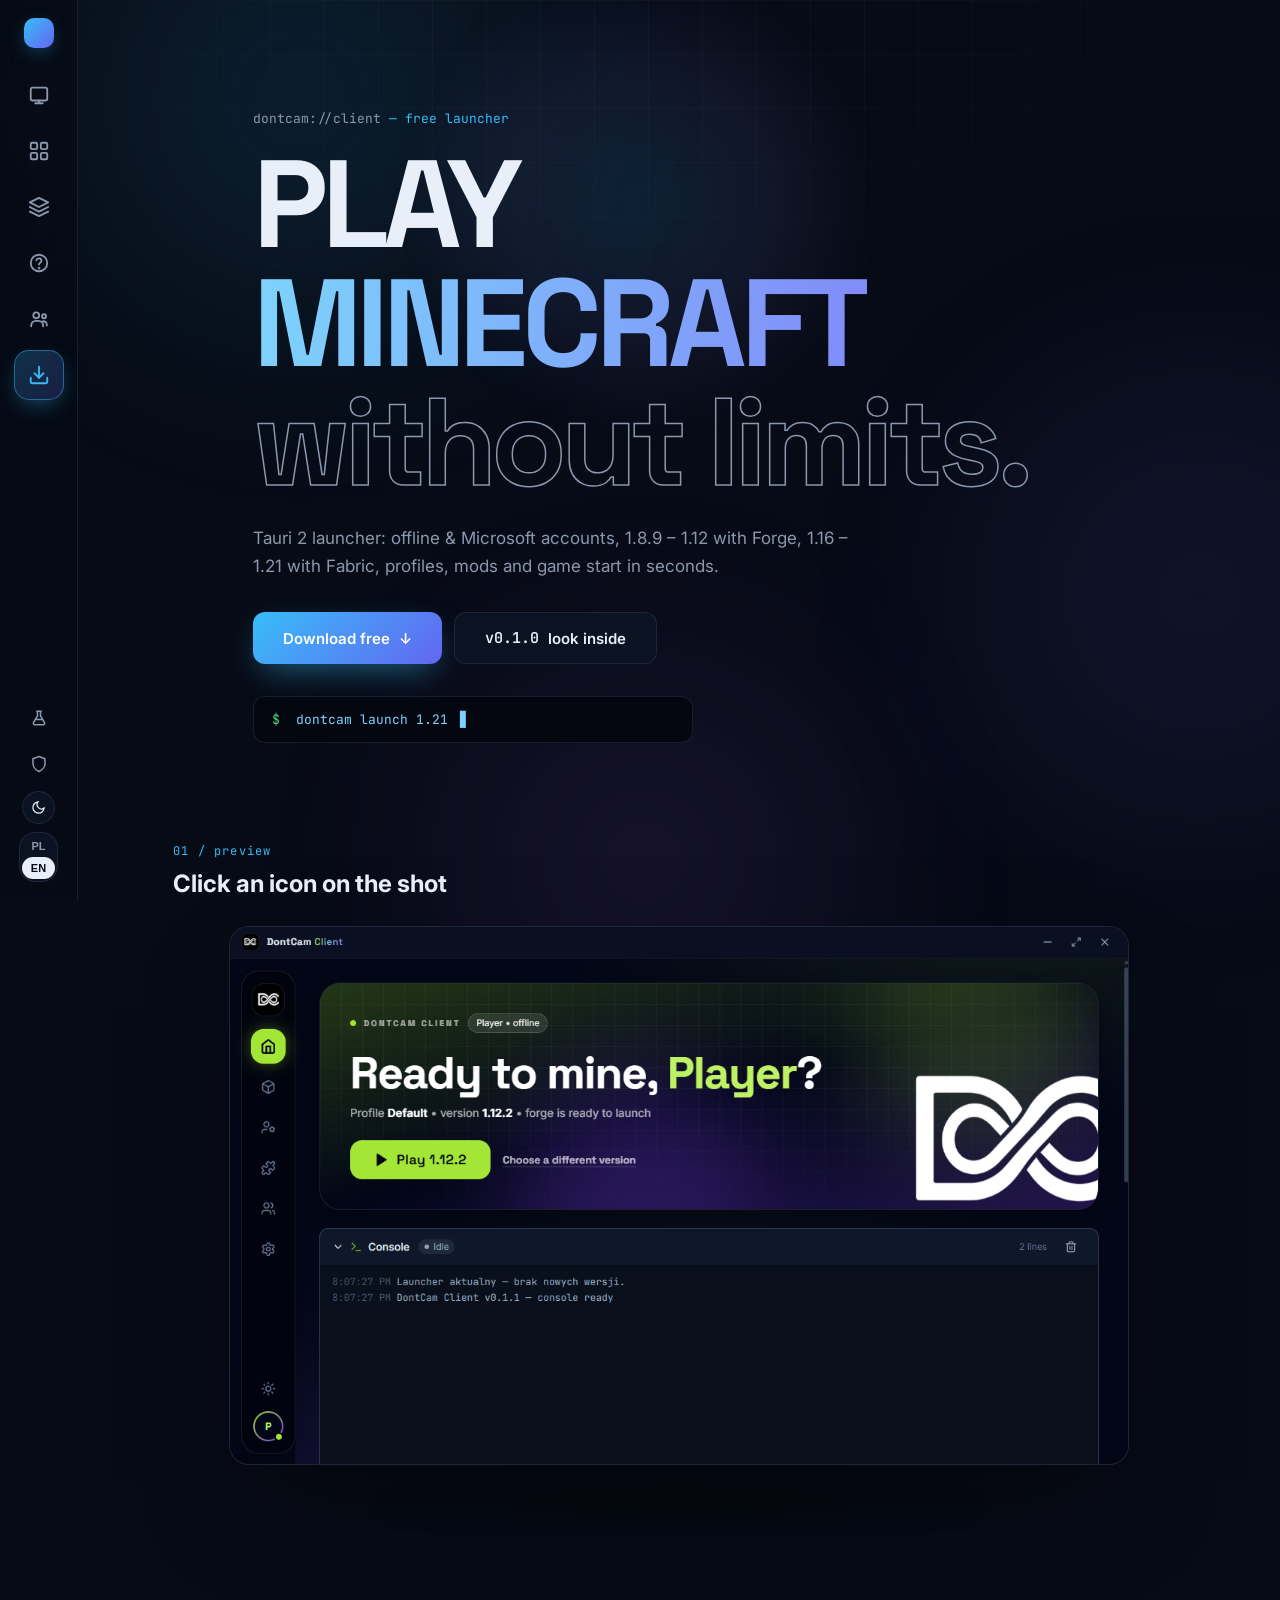
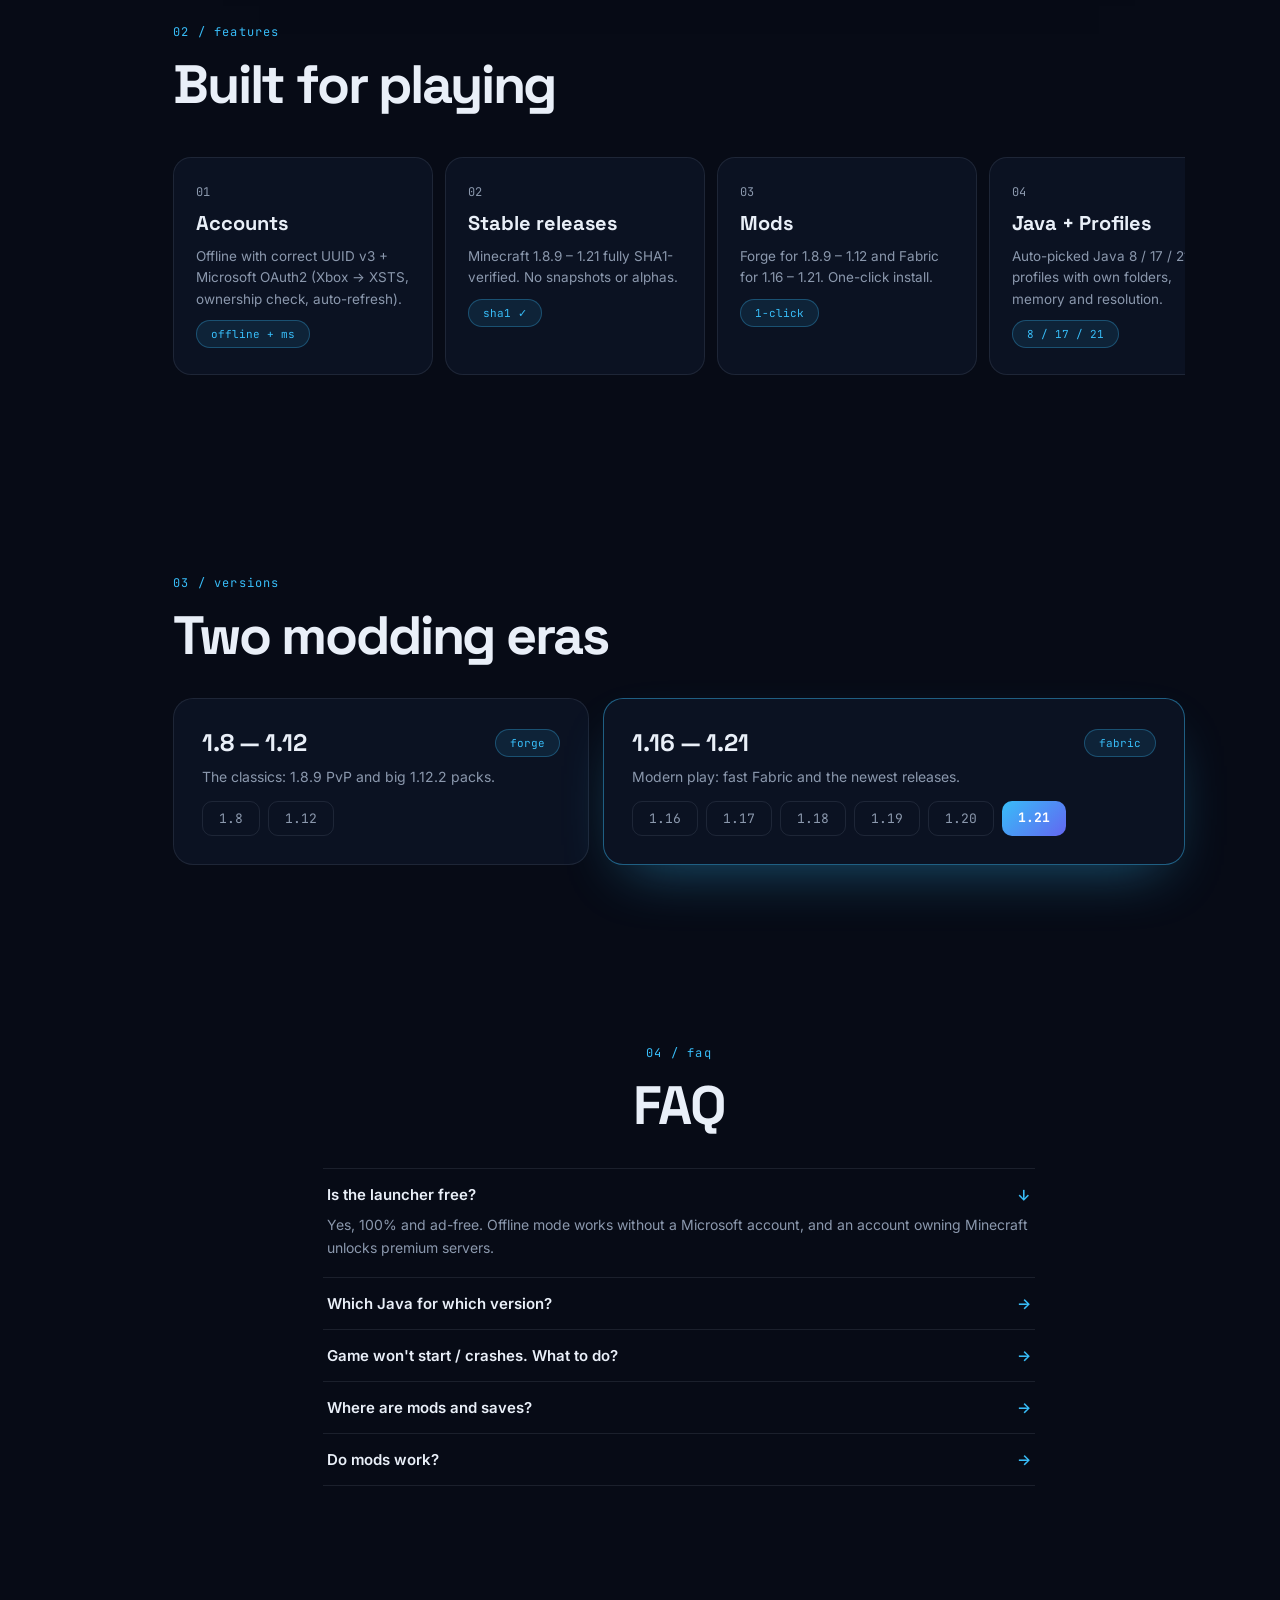
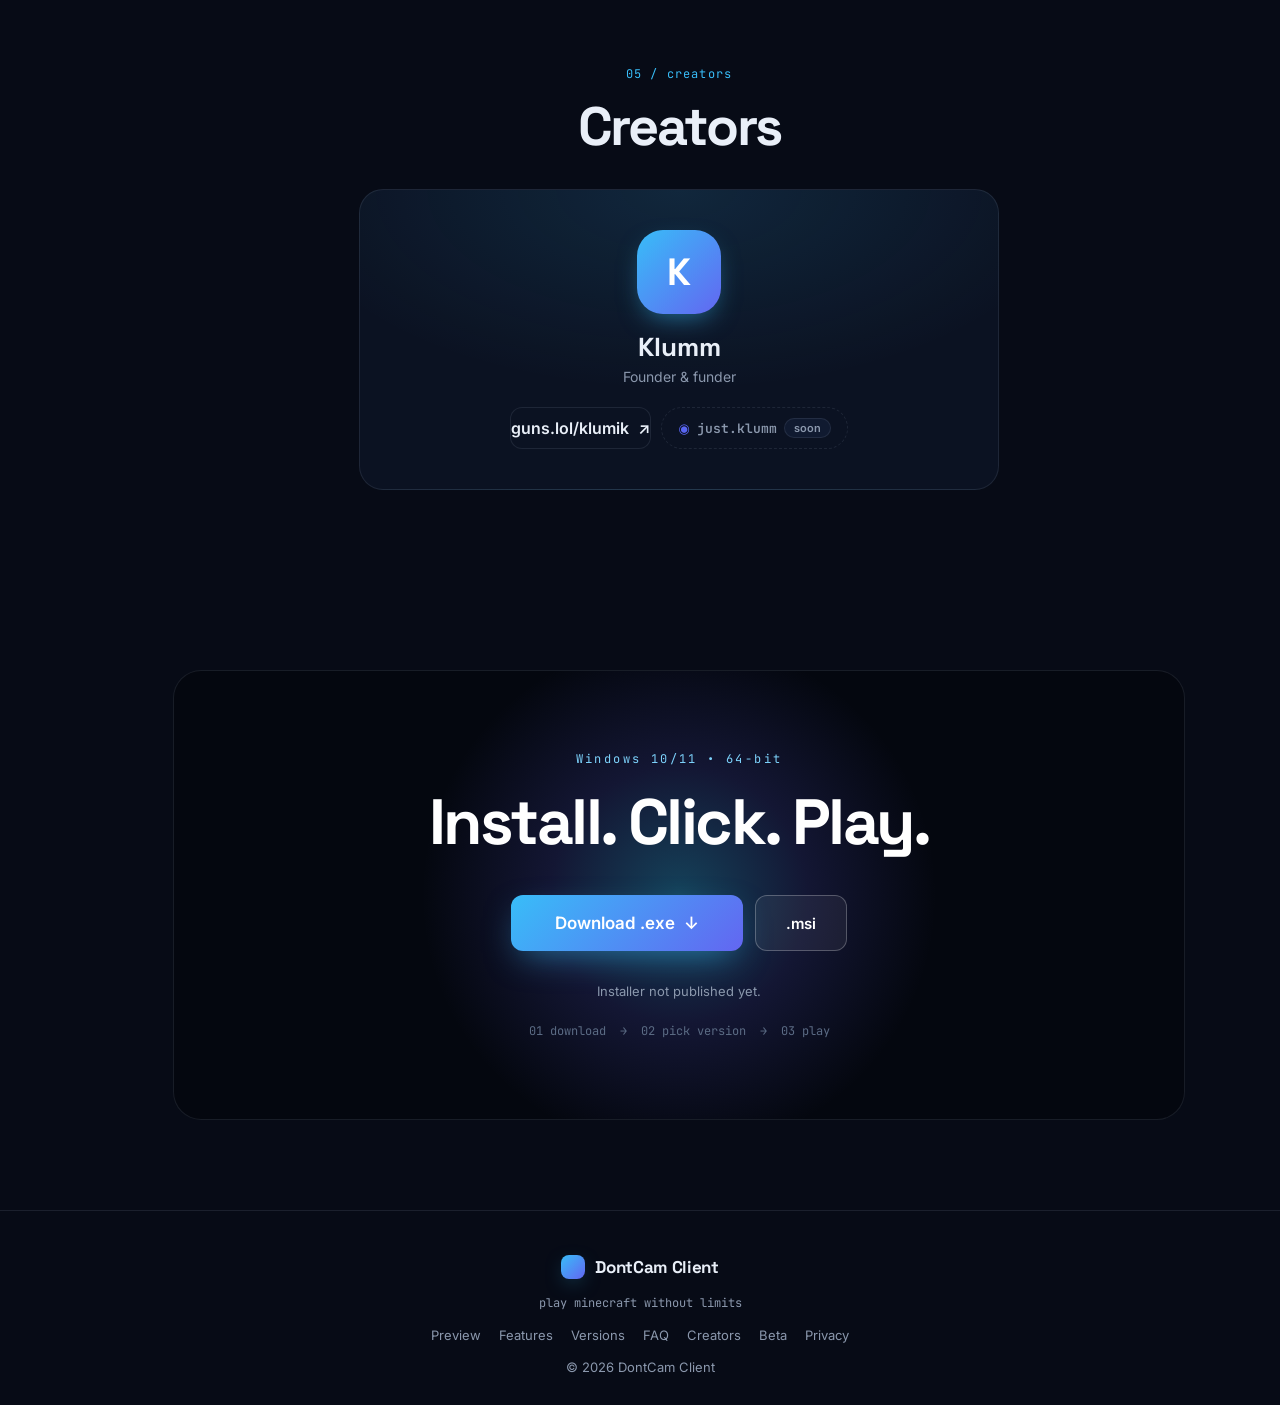
<file: index.html>
<!DOCTYPE html>
<html lang="en" data-theme="dark">
<head>
<meta charset="UTF-8" />
<meta name="viewport" content="width=device-width, initial-scale=1.0" />
<title>DontCam Client — Minecraft Launcher</title>
<meta name="description" content="DontCam Client — fast, beautiful Minecraft launcher. Offline & Microsoft, 1.8.9–1.21, Forge / Fabric." />
<link rel="icon" type="image/svg+xml" href="favicon.svg" />
<link rel="preconnect" href="https://fonts.googleapis.com">
<link rel="preconnect" href="https://fonts.gstatic.com" crossorigin>
<link href="https://fonts.googleapis.com/css2?family=Space+Grotesk:wght@400;500;600;700&family=Inter:wght@400;500;600&family=JetBrains+Mono:wght@400;600&display=swap" rel="stylesheet">
<link rel="stylesheet" href="styles.css" />
</head>
<body>
<div class="cursor-glow" id="glow"></div>
<div class="progress" id="progress"></div>
<div class="aurora"><span class="a1"></span><span class="a2"></span><span class="a3"></span></div>
<div class="grid-bg"></div>

<!-- boczna szyna jak w launcherze (desktop) -->
<aside class="rail">
  <a class="brand rail-logo" href="#top" aria-label="Top"><span class="logo"></span></a>
  <nav class="rail-nav">
    <a href="#client" data-spy="client" title="Preview"><svg viewBox="0 0 24 24" fill="none" stroke="currentColor" stroke-width="2" stroke-linecap="round" stroke-linejoin="round"><rect x="3" y="4" width="18" height="14" rx="2"/><path d="M8 21h8M12 18v3"/></svg></a>
    <a href="#features" data-spy="features" title="Features"><svg viewBox="0 0 24 24" fill="none" stroke="currentColor" stroke-width="2" stroke-linecap="round" stroke-linejoin="round"><rect x="3" y="3" width="7" height="7" rx="1.5"/><rect x="14" y="3" width="7" height="7" rx="1.5"/><rect x="3" y="14" width="7" height="7" rx="1.5"/><rect x="14" y="14" width="7" height="7" rx="1.5"/></svg></a>
    <a href="#versions" data-spy="versions" title="Versions"><svg viewBox="0 0 24 24" fill="none" stroke="currentColor" stroke-width="2" stroke-linecap="round" stroke-linejoin="round"><path d="M12 2 2 7l10 5 10-5-10-5z"/><path d="M2 12l10 5 10-5"/><path d="M2 17l10 5 10-5"/></svg></a>
    <a href="#faq" data-spy="faq" title="FAQ"><svg viewBox="0 0 24 24" fill="none" stroke="currentColor" stroke-width="2" stroke-linecap="round" stroke-linejoin="round"><circle cx="12" cy="12" r="9"/><path d="M9.2 9a2.8 2.8 0 0 1 5.5.7c0 1.8-2.7 2.3-2.7 3.8"/><circle cx="12" cy="17.5" r=".5" fill="currentColor"/></svg></a>
    <a href="#creators" data-spy="creators" title="Creators"><svg viewBox="0 0 24 24" fill="none" stroke="currentColor" stroke-width="2" stroke-linecap="round" stroke-linejoin="round"><circle cx="9" cy="8" r="3.2"/><path d="M3.5 20v-1a5 5 0 0 1 5-5h3a5 5 0 0 1 5 5v1"/><circle cx="17.5" cy="9" r="2.2"/><path d="M16 14.6A3.5 3.5 0 0 1 20.5 18v1"/></svg></a>
    <a href="#download" data-spy="download" title="Download"><svg viewBox="0 0 24 24" fill="none" stroke="currentColor" stroke-width="2" stroke-linecap="round" stroke-linejoin="round"><path d="M21 15v4a2 2 0 0 1-2 2H5a2 2 0 0 1-2-2v-4"/><path d="M7 10l5 5 5-5"/><path d="M12 15V3"/></svg></a>
  </nav>
  <div class="rail-foot">
    <a href="beta.html" class="rail-mini" title="Beta"><svg viewBox="0 0 24 24" fill="none" stroke="currentColor" stroke-width="2" stroke-linecap="round" stroke-linejoin="round"><path d="M9 3h6M10 3v6.3L4.7 18a2 2 0 0 0 1.8 3h11a2 2 0 0 0 1.8-3L14 9.3V3"/><path d="M7.5 14h9"/></svg></a>
    <a href="privacy.html" class="rail-mini" title="Privacy"><svg viewBox="0 0 24 24" fill="none" stroke="currentColor" stroke-width="2" stroke-linecap="round" stroke-linejoin="round"><path d="M12 22s8-3.6 8-10V5l-8-3-8 3v7c0 6.4 8 10 8 10z"/></svg></a>
    <button class="theme-btn js-theme" aria-label="Toggle theme">
      <svg class="sun" width="15" height="15" viewBox="0 0 24 24" fill="none" stroke="currentColor" stroke-width="2" stroke-linecap="round"><circle cx="12" cy="12" r="4"/><path d="M12 2v2M12 20v2M4.9 4.9l1.4 1.4M17.7 17.7l1.4 1.4M2 12h2M20 12h2M4.9 19.1l1.4-1.4M17.7 6.3l1.4-1.4"/></svg>
      <svg class="moon" width="15" height="15" viewBox="0 0 24 24" fill="none" stroke="currentColor" stroke-width="2" stroke-linecap="round"><path d="M21 12.8A9 9 0 1 1 11.2 3a7 7 0 0 0 9.8 9.8z"/></svg>
    </button>
    <div class="lang col"><button class="js-pl">PL</button><button class="js-en active">EN</button></div>
  </div>
</aside>

<!-- górny pasek (telefon) -->
<header class="mobilebar">
  <a class="brand" href="#top"><span class="logo sm"></span>DontCam&nbsp;Client</a>
  <div class="nav-actions">
    <div class="lang"><button class="js-pl">PL</button><button class="js-en active">EN</button></div>
    <button class="theme-btn js-theme" aria-label="Toggle theme">
      <svg class="sun" width="15" height="15" viewBox="0 0 24 24" fill="none" stroke="currentColor" stroke-width="2" stroke-linecap="round"><circle cx="12" cy="12" r="4"/><path d="M12 2v2M12 20v2M4.9 4.9l1.4 1.4M17.7 17.7l1.4 1.4M2 12h2M20 12h2M4.9 19.1l1.4-1.4M17.7 6.3l1.4-1.4"/></svg>
      <svg class="moon" width="15" height="15" viewBox="0 0 24 24" fill="none" stroke="currentColor" stroke-width="2" stroke-linecap="round"><path d="M21 12.8A9 9 0 1 1 11.2 3a7 7 0 0 0 9.8 9.8z"/></svg>
    </button>
  </div>
</header>

<main id="top">
  <!-- HERO -->
  <section class="wrap hero-full">
    <p class="mono hero-path reveal">dontcam://client <span data-pl="— darmowy launcher" data-en="— free launcher">— free launcher</span></p>
    <h1 class="reveal d1"><span data-pl="GRAJ W" data-en="PLAY">PLAY</span><br /><span class="grad">MINECRAFT</span><br /><span class="stroke" data-pl="bez limitów." data-en="without limits.">without limits.</span></h1>
    <p class="lead reveal d2" data-pl="Launcher w Tauri 2: konta offline i Microsoft, 1.8.9 – 1.12 z Forge, 1.16 – 1.21 z Fabric, profile, mody i start gry w kilka sekund." data-en="Tauri 2 launcher: offline & Microsoft accounts, 1.8.9 – 1.12 with Forge, 1.16 – 1.21 with Fabric, profiles, mods and game start in seconds.">Tauri 2 launcher: offline & Microsoft accounts, 1.8.9 – 1.12 with Forge, 1.16 – 1.21 with Fabric, profiles, mods and game start in seconds.</p>
    <div class="cta reveal d3">
      <a href="#download" class="btn btn-glow btn-lg magnet"><span data-pl="Pobierz za darmo" data-en="Download free">Download free</span><i>↓</i></a>
      <a href="#client" class="btn btn-line btn-lg magnet"><span class="mono">v0.1.0</span><span data-pl="zobacz w środku" data-en="look inside">look inside</span></a>
    </div>
    <div class="termline reveal d4 mono"><span class="prompt">$</span> dontcam launch 1.21 <span class="caret">▊</span></div>
  </section>

  <!-- GALLERY -->
  <section id="client" class="wrap gal-section">
    <div class="sec-head reveal">
      <p class="mono sec-tag">01 / preview</p>
      <h2 data-pl="Kliknij ikonę na screenie" data-en="Click an icon on the shot">Click an icon on the shot</h2>
    </div>
    <div class="stage reveal d1" id="stage">
      <div class="gal-win" id="clientCard" data-tilt="8">
        <div class="gal-view">
          <img id="shotImg" src="shots/home.png" alt="DontCam Client screenshot" />
          <div class="hotspots" id="hotspots">
            <button style="--y:14.6%" data-shot="home" class="active" aria-label="Home"></button>
            <button style="--y:24.4%" data-shot="versions" aria-label="Versions"></button>
            <button style="--y:34.2%" data-shot="profiles" aria-label="Profiles"></button>
            <button style="--y:43.9%" data-shot="mods" aria-label="Mods"></button>
            <button style="--y:53.7%" data-shot="accounts" aria-label="Accounts"></button>
            <button style="--y:63%" data-shot="settings" aria-label="Settings"></button>
          </div>
          <div class="gal-fallback mono" id="shotFallback" hidden></div>
          <div class="shine"></div>
        </div>
      </div>
      <div class="stage-shadow"></div>
    </div>
  </section>

  <!-- FEATURES -->
  <section id="features" class="wrap section">
    <div class="sec-head reveal">
      <p class="mono sec-tag">02 / features</p>
      <h2 data-pl="Zbudowany do grania" data-en="Built for playing">Built for playing</h2>
    </div>
    <div class="hscroll reveal d1">
      <article class="hcard spot"><span class="fnum mono">01</span><h3 data-pl="Konta" data-en="Accounts">Accounts</h3><p data-pl="Offline z poprawnym UUID v3 + Microsoft OAuth2 (Xbox → XSTS, check posiadania gry, auto-refresh)." data-en="Offline with correct UUID v3 + Microsoft OAuth2 (Xbox → XSTS, ownership check, auto-refresh).">Offline with correct UUID v3 + Microsoft OAuth2 (Xbox → XSTS, ownership check, auto-refresh).</p><span class="ftag mono">offline + ms</span></article>
      <article class="hcard spot d1"><span class="fnum mono">02</span><h3 data-pl="Stabilne wydania" data-en="Stable releases">Stable releases</h3><p data-pl="Minecraft 1.8.9 – 1.21 z pełną weryfikacją SHA1. Bez snapshotów i alf." data-en="Minecraft 1.8.9 – 1.21 fully SHA1-verified. No snapshots or alphas.">Minecraft 1.8.9 – 1.21 fully SHA1-verified. No snapshots or alphas.</p><span class="ftag mono">sha1 ✓</span></article>
      <article class="hcard spot d2"><span class="fnum mono">03</span><h3 data-pl="Mody" data-en="Mods">Mods</h3><p data-pl="Forge dla 1.8.9 – 1.12 oraz Fabric dla 1.16 – 1.21. Instalacja jednym klikiem." data-en="Forge for 1.8.9 – 1.12 and Fabric for 1.16 – 1.21. One-click install.">Forge for 1.8.9 – 1.12 and Fabric for 1.16 – 1.21. One-click install.</p><span class="ftag mono">1-click</span></article>
      <article class="hcard spot d3"><span class="fnum mono">04</span><h3>Java + Profiles</h3><p data-pl="Auto-dobór Javy 8 / 17 / 21 i profile z własnym folderem, pamięcią i rozdzielczością." data-en="Auto-picked Java 8 / 17 / 21 plus profiles with own folders, memory and resolution.">Auto-picked Java 8 / 17 / 21 plus profiles with own folders, memory and resolution.</p><span class="ftag mono">8 / 17 / 21</span></article>
    </div>
  </section>

  <!-- VERSIONS (bez wyboru — dwie ery) -->
  <section id="versions" class="wrap section">
    <div class="sec-head reveal">
      <p class="mono sec-tag">03 / versions</p>
      <h2 data-pl="Dwie ery modowania" data-en="Two modding eras">Two modding eras</h2>
    </div>
    <div class="eras reveal d1">
      <div class="era"><div class="era-top"><strong class="mono">1.8 — 1.12</strong><span class="ftag mono">forge</span></div><p data-pl="Klasyka: PvP na 1.8.9 i wielkie paczki na 1.12.2." data-en="The classics: 1.8.9 PvP and big 1.12.2 packs.">The classics: 1.8.9 PvP and big 1.12.2 packs.</p><div class="chips mono"><span>1.8</span><span>1.12</span></div></div>
      <div class="era glow"><div class="era-top"><strong class="mono">1.16 — 1.21</strong><span class="ftag mono">fabric</span></div><p data-pl="Nowoczesne granie: szybki Fabric i najnowsze wydania." data-en="Modern play: fast Fabric and the newest releases.">Modern play: fast Fabric and the newest releases.</p><div class="chips mono"><span>1.16</span><span>1.17</span><span>1.18</span><span>1.19</span><span>1.20</span><span class="on">1.21</span></div></div>
    </div>
  </section>

  <!-- FAQ -->
  <section id="faq" class="wrap section slim" style="max-width:760px">
    <div class="sec-head reveal">
      <p class="mono sec-tag">04 / faq</p>
      <h2>FAQ</h2>
    </div>
    <div class="faqrows reveal d1">
      <details open>
        <summary data-pl="Czy launcher jest darmowy?" data-en="Is the launcher free?">Is the launcher free?</summary>
        <p data-pl="Tak, w 100% i bez reklam. Tryb offline działa bez konta Microsoft, a konto z kupionym Minecraftem odblokowuje serwery premium." data-en="Yes, 100% and ad-free. Offline mode works without a Microsoft account, and an account owning Minecraft unlocks premium servers.">Yes, 100% and ad-free. Offline mode works without a Microsoft account, and an account owning Minecraft unlocks premium servers.</p>
      </details>
      <details>
        <summary data-pl="Jaka Java do jakiej wersji?" data-en="Which Java for which version?">Which Java for which version?</summary>
        <p class="mono">1.8.9 / 1.12.2 → Java 8 &nbsp;•&nbsp; 1.20.1 → Java 17 &nbsp;•&nbsp; 1.21 → Java 21</p>
        <p data-pl="Launcher sam wykrywa i dobiera Javę, ale możesz wskazać własną w Ustawieniach." data-en="The launcher detects and picks Java automatically, or you can point to your own in Settings.">The launcher detects and picks Java automatically, or you can point to your own in Settings.</p>
      </details>
      <details>
        <summary data-pl="Gra nie startuje / crashuje. Co robić?" data-en="Game won't start / crashes. What to do?">Game won't start / crashes. What to do?</summary>
        <p data-pl="W 9/10 przypadków to zła wersja Javy (patrz wyżej). Dalej sprawdź: ilość RAM w profilu, log w konsoli launchera po starcie i czy wersja dokończyła pobieranie." data-en="9 times out of 10 it's the wrong Java version (see above). Then check: RAM amount in the profile, the launcher console log after launch, and whether the version finished downloading.">9 times out of 10 it's the wrong Java version (see above). Then check: RAM amount in the profile, the launcher console log after launch, and whether the version finished downloading.</p>
      </details>
      <details>
        <summary data-pl="Gdzie są mody i zapisane światy?" data-en="Where are mods and saves?">Where are mods and saves?</summary>
        <p class="mono">%APPDATA%/DontCam Client/instances/&lt;profil&gt;/{mods, resourcepacks, saves}</p>
      </details>
      <details>
        <summary data-pl="Czy działają mody?" data-en="Do mods work?">Do mods work?</summary>
        <p data-pl="Tak: Forge dla wersji 1.8.9 – 1.12 i Fabric dla 1.16 – 1.21. Instalacja jednym klikiem (pierwsza instalacja Forge trwa kilka minut)." data-en="Yes: Forge for versions 1.8.9 – 1.12 and Fabric for 1.16 – 1.21. One-click install (first Forge install takes a few minutes).">Yes: Forge for versions 1.8.9 – 1.12 and Fabric for 1.16 – 1.21. One-click install (first Forge install takes a few minutes).</p>
      </details>
    </div>
  </section>

  <!-- CREATORS -->
  <section id="creators" class="wrap section slim">
    <div class="sec-head reveal">
      <p class="mono sec-tag">05 / creators</p>
      <h2 data-pl="Twórcy" data-en="Creators">Creators</h2>
    </div>
    <div class="creator-big reveal d1">
      <div class="avatar xl">K</div>
      <div class="who"><strong>Klumm</strong><span data-pl="Założyciel oraz fundator" data-en="Founder & funder">Founder & funder</span></div>
      <div class="c-links">
        <a href="https://guns.lol/klumik" target="_blank" rel="noopener" class="btn btn-line magnet"><span>guns.lol/klumik</span><i>↗</i></a>
        <span class="discord-pill" title="Discord"><i>◉</i> <span class="mono">just.klumm</span> <em data-pl="wkrótce" data-en="soon">soon</em></span>
      </div>
    </div>
  </section>

  <!-- DOWNLOAD -->
  <section id="download" class="wrap section">
    <div class="dl-orb reveal">
      <div class="dl-glow"></div>
      <p class="mono dl-eyebrow">Windows 10/11 • 64-bit</p>
      <h2 data-pl="Zainstaluj. Kliknij. Graj." data-en="Install. Click. Play.">Install. Click. Play.</h2>
      <div class="cta" id="dlCta">
        <a id="dlExe" href="#" onclick="return flashNote()" class="btn btn-glow btn-xl magnet"><span data-pl="Pobierz .exe" data-en="Download .exe">Download .exe</span><i>↓</i></a>
        <a id="dlMsi" href="#" onclick="return flashNote()" class="btn btn-line btn-lg"><span>.msi</span></a>
      </div>
      <p id="dlNote" class="dl-note" data-pl="Instalator jeszcze nieopublikowany." data-en="Installer not published yet.">Installer not published yet.</p>
      <p id="mobileNote" class="mobile-note" hidden>📵 <span data-pl="Launcher nie jest dostępny na telefony — pobierz go na komputerze z Windows." data-en="The launcher isn't available on phones — grab it on a Windows PC.">The launcher isn't available on phones — grab it on a Windows PC.</span></p>
      <div class="steps mono"><span data-pl="01 pobierz" data-en="01 download">01 download</span><span>→</span><span data-pl="02 wybierz wersję" data-en="02 pick version">02 pick version</span><span>→</span><span data-pl="03 graj" data-en="03 play">03 play</span></div>
    </div>
  </section>
</main>

<footer>
  <div class="wrap foot-min">
    <a class="brand" href="#top"><span class="logo sm"></span>DontCam&nbsp;Client</a>
    <p class="mono tagline">play minecraft without limits</p>
    <nav class="flinks">
      <a href="#client" data-pl="Podgląd" data-en="Preview">Preview</a>
      <a href="#features" data-pl="Funkcje" data-en="Features">Features</a>
      <a href="#versions" data-pl="Wersje" data-en="Versions">Versions</a>
      <a href="#faq">FAQ</a>
      <a href="#creators" data-pl="Twórcy" data-en="Creators">Creators</a>
      <a href="beta.html">Beta</a>
      <a href="privacy.html" data-pl="Prywatność" data-en="Privacy">Privacy</a>
    </nav>
    <p>© 2026 DontCam Client</p>
  </div>
</footer>

<script src="config.js"></script>
<script src="app.js"></script>
</body>
</html>
</file>
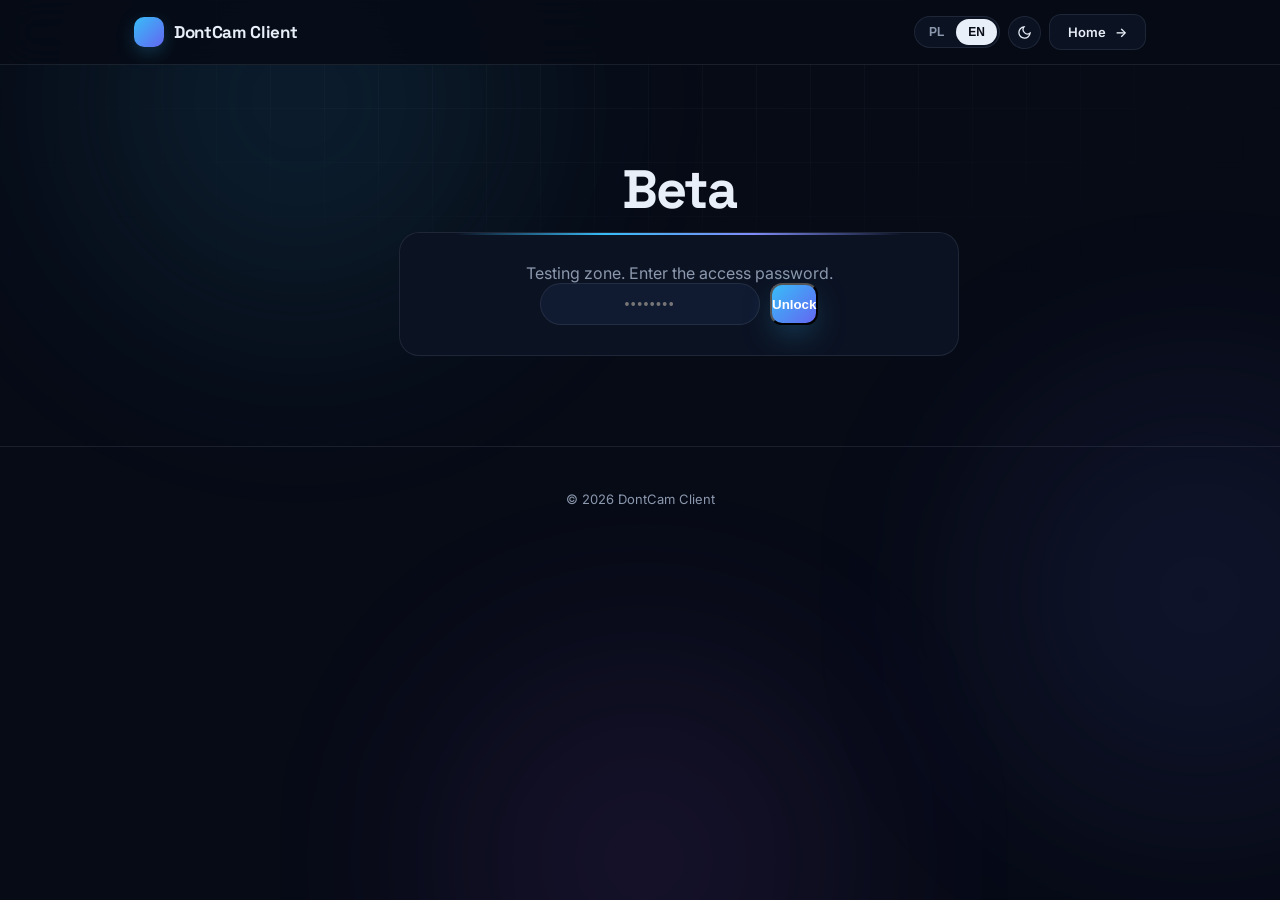
<file: beta.html>
<!DOCTYPE html>
<html lang="en" data-theme="dark">
<head>
<meta charset="UTF-8" />
<meta name="viewport" content="width=device-width, initial-scale=1.0" />
<title>Beta — DontCam Client</title>
<meta name="description" content="DontCam Client beta zone." />
<link rel="icon" type="image/svg+xml" href="favicon.svg" />
<link rel="preconnect" href="https://fonts.googleapis.com">
<link rel="preconnect" href="https://fonts.gstatic.com" crossorigin>
<link href="https://fonts.googleapis.com/css2?family=Space+Grotesk:wght@400;500;600;700&family=Inter:wght@400;500;600&family=JetBrains+Mono:wght@400;600&display=swap" rel="stylesheet">
<link rel="stylesheet" href="styles.css" />
</head>
<body>
<div class="aurora"><span class="a1"></span><span class="a2"></span><span class="a3"></span></div>
<div class="grid-bg"></div>

<header class="nav">
  <div class="wrap nav-inner">
    <a class="brand" href="index.html"><span class="logo"></span>DontCam&nbsp;Client</a>
    <div class="nav-actions">
      <div class="lang"><button id="btnPL">PL</button><button id="btnEN" class="active">EN</button></div>
      <button id="themeBtn" class="theme-btn" aria-label="Toggle theme">
        <svg class="sun" width="15" height="15" viewBox="0 0 24 24" fill="none" stroke="currentColor" stroke-width="2" stroke-linecap="round"><circle cx="12" cy="12" r="4"/><path d="M12 2v2M12 20v2M4.9 4.9l1.4 1.4M17.7 17.7l1.4 1.4M2 12h2M20 12h2M4.9 19.1l1.4-1.4M17.7 6.3l1.4-1.4"/></svg>
        <svg class="moon" width="15" height="15" viewBox="0 0 24 24" fill="none" stroke="currentColor" stroke-width="2" stroke-linecap="round"><path d="M21 12.8A9 9 0 1 1 11.2 3a7 7 0 0 0 9.8 9.8z"/></svg>
      </button>
      <a href="index.html" class="btn btn-line btn-sm"><span data-pl="Strona główna" data-en="Home">Home</span><i>→</i></a>
    </div>
  </div>
</header>

<main>
  <section class="wrap section slim" style="padding-top:90px">
    <h2 class="reveal in">Beta</h2>
    <div class="beta-box">
      <div id="betaLock">
        <p class="sub" data-pl="Strefa testów. Wpisz hasło dostępu." data-en="Testing zone. Enter the access password.">Testing zone. Enter the access password.</p>
        <div class="beta-form">
          <input id="betaPass" type="password" placeholder="••••••••" autocomplete="off" />
          <button class="btn btn-glow" onclick="unlockBeta()"><span data-pl="Odblokuj" data-en="Unlock">Unlock</span></button>
        </div>
        <p id="betaErr" class="beta-err" hidden data-pl="Błędne hasło." data-en="Wrong password.">Wrong password.</p>
      </div>
      <div id="betaContent" hidden>
        <p class="beta-kicker" data-pl="Wersja beta launchera" data-en="Launcher beta build">Launcher beta build</p>
        <p class="beta-big mono">v0.1.0-beta</p>
        <p class="beta-testers" data-pl="tylko dla testerów" data-en="testers only">testers only</p>
        <p class="beta-desc" data-pl="Pierwsza publiczna beta DontCam Client: pełny obieg konto → wersja → gra, profile i konsola na żywo. Beta zawiera custom moda. Błędy możliwe — właśnie po to jesteś testerem." data-en="First public beta of DontCam Client: full account → version → play loop, profiles and a live console. The beta includes a custom mod. Bugs expected — that's what you're here for.">First public beta of DontCam Client: full account → version → play loop, profiles and a live console. The beta includes a custom mod. Bugs expected — that's what you're here for.</p>
        <div class="beta-facts">
          <div><i>✓</i><span data-pl="Wersje: 1.8 – 1.21+" data-en="Versions: 1.8 – 1.21+">Versions: 1.8 – 1.21+</span></div>
          <div><i>✓</i><span data-pl="Każda wersja działa tylko na Fabric" data-en="Every version runs on Fabric only">Every version runs on Fabric only</span></div>
        </div>
        <a id="betaDl" href="#" onclick="alert('Beta build coming soon');return false;" class="btn btn-glow"><span data-pl="Pobierz betę" data-en="Download beta">Download beta</span><i>↓</i></a>
        <p class="note ready" data-pl="Dziękujemy, że zostałeś beta testerem!" data-en="Thank you for becoming a beta tester!">Thank you for becoming a beta tester!</p>
        <p class="beta-feedback" data-pl="Nasz zespół będzie wdzięczny za każdy feedback — pisz na Discord: just.klumm" data-en="Our team will be grateful for any feedback — reach us on Discord: just.klumm">Our team will be grateful for any feedback — reach us on Discord: just.klumm</p>
      </div>
    </div>
  </section>
</main>

<footer><div class="wrap foot center"><span>© 2026 DontCam Client</span></div></footer>

<script src="config.js"></script>
<script>
let lang = localStorage.getItem("dcc-lang") || "en";
let theme = localStorage.getItem("dcc-theme") || "dark";
function applyLang(l){
  lang = l; localStorage.setItem("dcc-lang", l);
  document.documentElement.lang = l;
  document.querySelectorAll("[data-pl]").forEach(el=>{ el.textContent = l==="pl"?el.dataset.pl:el.dataset.en; });
  btnPL.classList.toggle("active", l==="pl"); btnEN.classList.toggle("active", l==="en");
}
function applyTheme(t){
  theme = t; localStorage.setItem("dcc-theme", t);
  document.documentElement.setAttribute("data-theme", t);
}
btnPL.onclick = ()=>applyLang("pl"); btnEN.onclick = ()=>applyLang("en");
themeBtn.onclick = ()=>applyTheme(theme==="dark"?"light":"dark");
applyLang(lang); applyTheme(theme);

// hasło wymagane ZA KAŻDYM razem — brak zapamiętywania
const BETA_PASS = "FaZK6KhPRJND14";
function unlockBeta(){
  if(document.getElementById("betaPass").value === BETA_PASS){
    document.getElementById("betaLock").hidden = true;
    document.getElementById("betaContent").hidden = false;
    const u = (window.SITE_CONFIG||{}).BETA_URL;
    if(u){ const b = document.getElementById("betaDl"); b.href = u; b.onclick = null; }
  } else {
    document.getElementById("betaErr").hidden = false;
    const box = document.querySelector(".beta-box");
    box.classList.remove("shake"); void box.offsetWidth; box.classList.add("shake");
  }
}
document.getElementById("betaPass").addEventListener("keydown", e=>{ if(e.key==="Enter") unlockBeta(); });
</script>
</body>
</html>
</file>
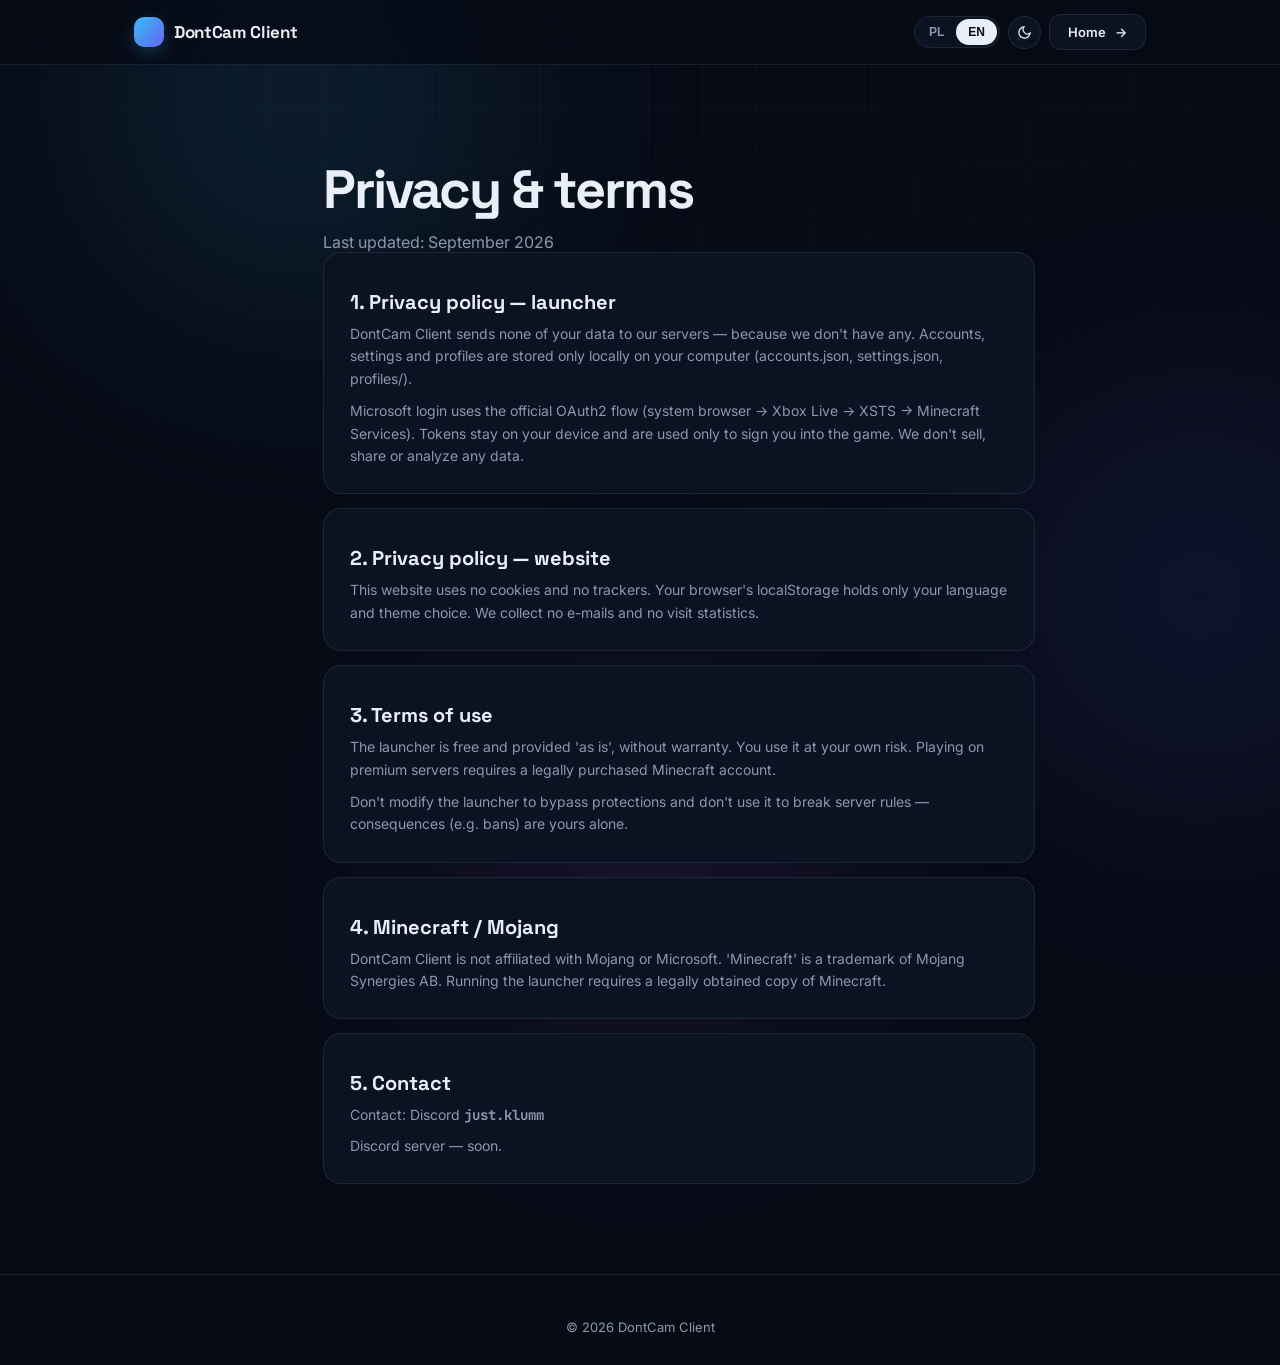
<file: privacy.html>
<!DOCTYPE html>
<html lang="en" data-theme="dark">
<head>
<meta charset="UTF-8" />
<meta name="viewport" content="width=device-width, initial-scale=1.0" />
<title>Privacy — DontCam Client</title>
<meta name="description" content="DontCam Client privacy policy and terms." />
<link rel="icon" type="image/svg+xml" href="favicon.svg" />
<link rel="preconnect" href="https://fonts.googleapis.com">
<link rel="preconnect" href="https://fonts.gstatic.com" crossorigin>
<link href="https://fonts.googleapis.com/css2?family=Space+Grotesk:wght@400;500;600;700&family=Inter:wght@400;500;600&family=JetBrains+Mono:wght@400;600&display=swap" rel="stylesheet">
<link rel="stylesheet" href="styles.css" />
</head>
<body>
<div class="aurora"><span class="a1"></span><span class="a2"></span><span class="a3"></span></div>
<div class="grid-bg"></div>

<header class="nav">
  <div class="wrap nav-inner">
    <a class="brand" href="index.html"><span class="logo"></span>DontCam&nbsp;Client</a>
    <div class="nav-actions">
      <div class="lang"><button id="btnPL">PL</button><button id="btnEN" class="active">EN</button></div>
      <button id="themeBtn" class="theme-btn" aria-label="Toggle theme">
        <svg class="sun" width="15" height="15" viewBox="0 0 24 24" fill="none" stroke="currentColor" stroke-width="2" stroke-linecap="round"><circle cx="12" cy="12" r="4"/><path d="M12 2v2M12 20v2M4.9 4.9l1.4 1.4M17.7 17.7l1.4 1.4M2 12h2M20 12h2M4.9 19.1l1.4-1.4M17.7 6.3l1.4-1.4"/></svg>
        <svg class="moon" width="15" height="15" viewBox="0 0 24 24" fill="none" stroke="currentColor" stroke-width="2" stroke-linecap="round"><path d="M21 12.8A9 9 0 1 1 11.2 3a7 7 0 0 0 9.8 9.8z"/></svg>
      </button>
      <a href="index.html" class="btn btn-line btn-sm"><span data-pl="Strona główna" data-en="Home">Home</span><i>→</i></a>
    </div>
  </div>
</header>

<main>
  <section class="wrap section" style="padding-top:90px;max-width:760px">
    <h2 class="reveal in" data-pl="Prywatność i zasady" data-en="Privacy & terms">Privacy & terms</h2>
    <p class="sub reveal in" data-pl="Ostatnia aktualizacja: wrzesień 2026" data-en="Last updated: September 2026">Last updated: September 2026</p>

    <article class="card reveal in" style="margin-bottom:14px">
      <h3 data-pl="1. Polityka prywatności — launcher" data-en="1. Privacy policy — launcher">1. Privacy policy — launcher</h3>
      <p data-pl="DontCam Client nie wysyła Twoich danych na żaden nasz serwer — bo go nie mamy. Konta, ustawienia i profile zapisywane są wyłącznie lokalnie na Twoim komputerze (accounts.json, settings.json, profiles/)." data-en="DontCam Client sends none of your data to our servers — because we don't have any. Accounts, settings and profiles are stored only locally on your computer (accounts.json, settings.json, profiles/).">DontCam Client sends none of your data to our servers — because we don't have any. Accounts, settings and profiles are stored only locally on your computer (accounts.json, settings.json, profiles/).</p>
      <p style="margin-top:10px" data-pl="Logowanie Microsoft odbywa się oficjalnym przepływem OAuth2 (przeglądarka systemowa → Xbox Live → XSTS → Minecraft Services). Tokeny zostają na Twoim urządzeniu i służą wyłącznie do logowania w grze. Nie sprzedajemy, nie udostępniamy i nie analizujemy żadnych danych." data-en="Microsoft login uses the official OAuth2 flow (system browser → Xbox Live → XSTS → Minecraft Services). Tokens stay on your device and are used only to sign you into the game. We don't sell, share or analyze any data.">Microsoft login uses the official OAuth2 flow (system browser → Xbox Live → XSTS → Minecraft Services). Tokens stay on your device and are used only to sign you into the game. We don't sell, share or analyze any data.</p>
    </article>

    <article class="card reveal in" style="margin-bottom:14px">
      <h3 data-pl="2. Polityka prywatności — strona" data-en="2. Privacy policy — website">2. Privacy policy — website</h3>
      <p data-pl="Ta strona nie używa plików cookies ani narzędzi śledzących. W localStorage przeglądarki zapisujemy jedynie Twój wybór języka i motywu. Nie zbieramy adresów e-mail ani statystyk odwiedzin." data-en="This website uses no cookies and no trackers. Your browser's localStorage holds only your language and theme choice. We collect no e-mails and no visit statistics.">This website uses no cookies and no trackers. Your browser's localStorage holds only your language and theme choice. We collect no e-mails and no visit statistics.</p>
    </article>

    <article class="card reveal in" style="margin-bottom:14px">
      <h3 data-pl="3. Regulamin" data-en="3. Terms of use">3. Terms of use</h3>
      <p data-pl="Launcher jest darmowy i udostępniany w stanie 'as is', bez gwarancji. Używasz go na własną odpowiedzialność. Do gry na serwerach premium potrzebujesz legalnie zakupionego konta Minecraft." data-en="The launcher is free and provided 'as is', without warranty. You use it at your own risk. Playing on premium servers requires a legally purchased Minecraft account.">The launcher is free and provided 'as is', without warranty. You use it at your own risk. Playing on premium servers requires a legally purchased Minecraft account.</p>
      <p style="margin-top:10px" data-pl="Nie modyfikuj launchera w celu omijania zabezpieczeń ani nie używaj go do łamania regulaminów serwerów — konsekwencje (np. bany) ponosisz sam." data-en="Don't modify the launcher to bypass protections and don't use it to break server rules — consequences (e.g. bans) are yours alone.">Don't modify the launcher to bypass protections and don't use it to break server rules — consequences (e.g. bans) are yours alone.</p>
    </article>

    <article class="card reveal in" style="margin-bottom:14px">
      <h3>4. Minecraft / Mojang</h3>
      <p data-pl="DontCam Client nie jest powiązany z Mojang ani Microsoft. 'Minecraft' jest znakiem towarowym Mojang Synergies AB. Do działania launchera wymagana jest gra Minecraft pozyskana legalnie." data-en="DontCam Client is not affiliated with Mojang or Microsoft. 'Minecraft' is a trademark of Mojang Synergies AB. Running the launcher requires a legally obtained copy of Minecraft.">DontCam Client is not affiliated with Mojang or Microsoft. 'Minecraft' is a trademark of Mojang Synergies AB. Running the launcher requires a legally obtained copy of Minecraft.</p>
    </article>

    <article class="card reveal in">
      <h3 data-pl="5. Kontakt" data-en="5. Contact">5. Contact</h3>
      <p><span data-pl="Kontakt: Discord " data-en="Contact: Discord ">Contact: Discord </span><strong class="mono">just.klumm</strong></p>
      <p style="margin-top:8px" class="sub" data-pl="Serwer Discord — wkrótce." data-en="Discord server — soon.">Discord server — soon.</p>
    </article>
  </section>
</main>

<footer><div class="wrap foot center"><span>© 2026 DontCam Client</span></div></footer>

<script>
let lang = localStorage.getItem("dcc-lang") || "en";
let theme = localStorage.getItem("dcc-theme") || "dark";
function applyLang(l){
  lang = l; localStorage.setItem("dcc-lang", l);
  document.documentElement.lang = l;
  document.querySelectorAll("[data-pl]").forEach(el=>{ el.textContent = l==="pl"?el.dataset.pl:el.dataset.en; });
  btnPL.classList.toggle("active", l==="pl"); btnEN.classList.toggle("active", l==="en");
}
function applyTheme(t){
  theme = t; localStorage.setItem("dcc-theme", t);
  document.documentElement.setAttribute("data-theme", t);
}
btnPL.onclick = ()=>applyLang("pl"); btnEN.onclick = ()=>applyLang("en");
themeBtn.onclick = ()=>applyTheme(theme==="dark"?"light":"dark");
applyLang(lang); applyTheme(theme);
</script>
</body>
</html>
</file>
<file: styles.css>
*{box-sizing:border-box;margin:0;padding:0}
:root{--bg:#fafafa;--ink:#0a0a0a;--mut:#666;--line:rgba(0,0,0,.1);--card:#fff;--pill:#f1f1f1;--nav:rgba(250,250,250,.85);--grad1:#0284c7;--grad2:#6366f1;--glow-o:.5;--sky:#38bdf8}
[data-theme="dark"]{--bg:#070b16;--ink:#e9eff8;--mut:#8b98ad;--line:rgba(148,163,184,.14);--card:#0b1222;--pill:#101a30;--nav:rgba(7,11,22,.85);--glow-o:.8;--grad1:#38bdf8;--grad2:#818cf8;--sky:#38bdf8}
html{scroll-behavior:smooth}
body{background:var(--bg);color:var(--ink);font-family:Inter,system-ui,sans-serif;overflow-x:hidden;transition:background .4s,color .4s}
.mono{font-family:"JetBrains Mono",monospace}
.wrap{max-width:1060px;margin:0 auto;padding:0 24px;position:relative;z-index:1}
/* ambient */
.cursor-glow{position:fixed;width:520px;height:520px;border-radius:50%;pointer-events:none;z-index:0;background:radial-gradient(circle,rgba(56,189,248,.13),rgba(129,140,248,.09),transparent 65%);transform:translate(-50%,-50%);transition:opacity .3s;filter:blur(10px)}
.progress{position:fixed;top:0;left:0;height:2px;width:0;z-index:60;background:linear-gradient(90deg,var(--grad1),var(--grad2))}
.aurora span{position:fixed;border-radius:50%;filter:blur(120px);z-index:0;opacity:var(--glow-o);animation:drift 16s ease-in-out infinite alternate;pointer-events:none}
.a1{width:600px;height:600px;background:radial-gradient(circle,#38bdf83d,transparent 70%);top:-200px;left:0}
.a2{width:560px;height:560px;background:radial-gradient(circle,#6366f13d,transparent 70%);top:35%;right:-200px;animation-delay:-6s}
.a3{width:520px;height:520px;background:radial-gradient(circle,#a855f73d,transparent 70%);bottom:-220px;left:30%;animation-delay:-11s}
@keyframes drift{to{transform:translate(60px,50px) scale(1.12)}}
.grid-bg{position:fixed;inset:0;z-index:0;pointer-events:none;background-image:linear-gradient(var(--line) 1px,transparent 1px),linear-gradient(90deg,var(--line) 1px,transparent 1px);background-size:54px 54px;mask-image:radial-gradient(ellipse 80% 55% at 50% 0%,#000 25%,transparent 72%);opacity:.3}
/* === boczna szyna (desktop) === */
.rail{position:fixed;left:0;top:0;bottom:0;width:78px;z-index:50;display:flex;flex-direction:column;align-items:center;padding:18px 0;background:var(--nav);backdrop-filter:blur(18px);border-right:1px solid var(--line)}
.rail-logo{margin-bottom:22px}
.rail-nav{display:flex;flex-direction:column;gap:6px}
.rail-nav a{width:50px;height:50px;border-radius:15px;display:grid;place-items:center;color:var(--mut);border:1px solid transparent;transition:.22s;position:relative}
.rail-nav a svg{width:22px;height:22px}
.rail-nav a:hover{background:var(--pill);color:var(--ink);transform:translateX(3px)}
.rail-nav a.active{background:linear-gradient(135deg,rgba(56,189,248,.22),rgba(99,102,241,.22));border-color:rgba(56,189,248,.45);color:var(--sky);box-shadow:0 8px 24px -8px rgba(56,189,248,.5)}
.rail-foot{margin-top:auto;display:flex;flex-direction:column;align-items:center;gap:8px}
.rail-mini{width:38px;height:38px;border-radius:12px;display:grid;place-items:center;color:var(--mut);transition:.2s}
.rail-mini svg{width:18px;height:18px}
.rail-mini:hover{color:var(--ink);background:var(--pill)}
.lang{display:flex;background:var(--card);border:1px solid var(--line);border-radius:99px;padding:2px}
.lang button{border:0;background:transparent;padding:6px 12px;border-radius:99px;font-size:12px;font-weight:700;color:var(--mut);cursor:pointer;transition:.25s}
.lang button.active,.lang .active{background:var(--ink);color:var(--bg)}
.lang.col{flex-direction:column;border-radius:16px}
.lang.col button{padding:5px 9px;font-size:11px}
.theme-btn{width:33px;height:33px;border-radius:99px;border:1px solid var(--line);background:var(--card);color:var(--ink);cursor:pointer;display:grid;place-items:center;transition:transform .25s;flex-shrink:0}
.theme-btn:hover{transform:rotate(25deg) scale(1.08)}
.theme-btn .moon{display:none}[data-theme="dark"] .theme-btn .sun{display:none}[data-theme="dark"] .theme-btn .moon{display:block}
/* === górny pasek (telefon + podstrony) === */
.mobilebar{display:none}
.topbar,.nav{position:sticky;top:0;z-index:40;background:var(--nav);backdrop-filter:blur(18px);border-bottom:1px solid var(--line)}
.bar-inner,.nav-inner{display:flex;align-items:center;gap:22px;min-height:64px}
.brand{display:flex;align-items:center;gap:10px;font-family:"Space Grotesk";font-weight:700;text-decoration:none;color:var(--ink);letter-spacing:-.02em;font-size:17px}
.logo{width:30px;height:30px;border-radius:10px;background:linear-gradient(135deg,#38bdf8,#6366f1);display:inline-block;box-shadow:0 6px 20px -6px #38bdf888;animation:logoFloat 3.5s ease-in-out infinite;flex-shrink:0}
.logo.sm{width:24px;height:24px;border-radius:8px}
@keyframes logoFloat{50%{transform:translateY(-3px) rotate(-4deg)}}
.links{display:flex;gap:22px;margin-left:10px;align-items:center}
.links a{color:var(--mut);text-decoration:none;font-size:14px;font-weight:500;transition:color .2s}
.links a:hover{color:var(--ink)}
.nav-actions{margin-left:auto;display:flex;gap:8px;align-items:center}
.more{position:relative}
.more-btn{background:none;border:0;color:var(--mut);font-size:14px;font-weight:500;cursor:pointer;font-family:inherit;display:flex;align-items:center;gap:4px;padding:0}
.more-btn:hover{color:var(--ink)}
.more-drop{position:absolute;top:calc(100% + 12px);right:0;min-width:170px;background:var(--card);border:1px solid var(--line);border-radius:14px;padding:6px;box-shadow:0 24px 50px -12px rgba(0,0,0,.4);opacity:0;visibility:hidden;transform:translateY(-6px);transition:.22s;display:grid}
.more.open .more-drop,.more:hover .more-drop{opacity:1;visibility:visible;transform:none}
.more-drop a{padding:9px 13px;border-radius:9px;font-size:13px}
.more-drop a:hover{background:var(--pill);color:var(--ink)}
main{margin-left:78px}
/* buttons */
.btn{display:inline-flex;align-items:center;gap:9px;border-radius:12px;text-decoration:none;font-weight:600;transition:transform .2s,box-shadow .25s;will-change:transform;position:relative}
.btn i{font-style:normal;transition:transform .25s}
.btn:hover i{transform:translate(2px,2px)}
.btn-sm{padding:9px 18px;font-size:13px}.btn-lg{padding:15px 30px;font-size:15px}
.btn-xl{padding:18px 44px;font-size:17px}
.btn-glow{background:linear-gradient(135deg,#38bdf8,#6366f1);color:#fff;box-shadow:0 12px 34px -10px rgba(56,189,248,.55)}
.btn-glow:hover{transform:translateY(-3px) scale(1.02);box-shadow:0 20px 44px -10px rgba(99,102,241,.65)}
.btn-line{border:1px solid var(--line);color:var(--ink);background:var(--card)}
.btn-line:hover{transform:translateY(-3px);border-color:var(--grad1)}
/* hero full */
.hero-full{padding:110px 24px 60px;max-width:900px}
.hero-path{color:var(--mut);font-size:13px;margin-bottom:18px}
.hero-path span{color:var(--sky)}
.hero-full h1{font-family:"Space Grotesk";font-size:clamp(56px,10vw,124px);line-height:.96;letter-spacing:-.05em;margin-bottom:22px}
.grad{background:linear-gradient(92deg,#7dd3fc,#818cf8,#c084fc,#7dd3fc);background-size:300%;-webkit-background-clip:text;background-clip:text;color:transparent;animation:gshift 7s linear infinite}
@keyframes gshift{to{background-position:300%}}
.stroke{color:transparent;-webkit-text-stroke:1.5px var(--mut)}
.lead{color:var(--mut);font-size:17px;max-width:600px;line-height:1.65}
.cta{display:flex;gap:12px;margin:32px 0;flex-wrap:wrap}
.termline{background:#04070f;border:1px solid var(--line);border-radius:12px;padding:14px 18px;font-size:13px;color:#7dd3fc;max-width:440px}
.termline .prompt{color:#4ade80;margin-right:8px}
.caret{animation:blink 1.1s steps(1) infinite;margin-left:4px}
@keyframes blink{50%{opacity:0}}
/* gallery */
.gal-section{padding:40px 24px 10px;perspective:1200px}
.sec-head{margin-bottom:28px}
.sec-tag{color:var(--sky);font-size:12px;letter-spacing:.1em;margin-bottom:10px}
.stage{position:relative;max-width:900px;margin:0 auto;transform-style:preserve-3d}
.gal-win{background:var(--card);border:1px solid var(--line);border-radius:20px;overflow:hidden;box-shadow:0 50px 100px -30px rgba(0,0,0,.5);transition:transform .2s ease-out;transform-style:preserve-3d;position:relative}
.gal-view{position:relative;overflow:hidden;background:#04070f;aspect-ratio:1198/717}
.gal-view img{position:absolute;inset:0;width:100%;height:100%;object-fit:cover;object-position:top left;transition:opacity .3s ease}
.gal-view img.swap{opacity:0}
.gal-fallback{position:absolute;inset:0;display:grid;place-items:center;color:var(--mut);font-size:13px}
.hotspots{position:absolute;inset:0;z-index:2}
.hotspots button{position:absolute;left:.4%;width:6.2%;top:var(--y);height:9%;transform:translateY(-50%);background:transparent;border:0;cursor:pointer;padding:0;-webkit-tap-highlight-color:transparent}
.hotspots button:focus-visible{outline:1px solid var(--grad1);outline-offset:-1px}
.shine{position:absolute;inset:0;background:linear-gradient(115deg,transparent 30%,rgba(255,255,255,.1) 45%,transparent 60%);transform:translateX(-100%);animation:shine 7s ease-in-out infinite;pointer-events:none;z-index:3}
@keyframes shine{55%,100%{transform:translateX(100%)}}
.stage-shadow{height:40px;margin:18px auto 0;max-width:70%;background:radial-gradient(ellipse,rgba(0,0,0,.45),transparent 70%);filter:blur(12px)}
[data-tilt]{transform-style:preserve-3d;will-change:transform;transition:transform .25s ease-out}
.stage{perspective:1200px}
/* sections */
.section{padding:90px 24px}
.section h2{font-family:"Space Grotesk";font-size:clamp(32px,5.4vw,54px);letter-spacing:-.04em;margin-bottom:8px}
.sub{color:var(--mut)}
/* horizontal cards */
.hscroll{display:grid;grid-auto-flow:column;grid-auto-columns:minmax(260px,320px);gap:12px;overflow-x:auto;padding:10px 4px 20px;scroll-snap-type:x mandatory;scrollbar-width:thin}
.hcard{scroll-snap-align:start;background:var(--card);border:1px solid var(--line);border-radius:18px;padding:26px 22px;position:relative;overflow:hidden;transition:.25s;display:grid;gap:10px;align-content:start}
.hcard::before{content:"";position:absolute;top:0;left:0;right:0;height:3px;background:linear-gradient(90deg,var(--grad1),var(--grad2));opacity:0;transition:.25s}
.hcard:hover{transform:translateY(-6px);border-color:var(--grad1)}
.hcard:hover::before{opacity:1}
.fnum{font-size:12px;color:var(--mut)}
.hcard h3{font-family:"Space Grotesk";font-size:20px}
.hcard p{color:var(--mut);font-size:13.5px;line-height:1.6}
.ftag{font-size:11px;color:var(--sky);background:rgba(56,189,248,.1);border:1px solid rgba(56,189,248,.3);border-radius:99px;padding:6px 14px;white-space:nowrap;justify-self:start}
/* old cards (privacy page) */
.card{background:var(--card);border:1px solid var(--line);border-radius:18px;padding:26px;position:relative;overflow:hidden}
.card h3{font-family:"Space Grotesk";font-size:20px;margin:10px 0 8px}
.card p{color:var(--mut);font-size:14px;line-height:1.6}
/* eras */
.eras{display:grid;grid-template-columns:1fr 1.4fr;gap:14px}
.era{border:1px solid var(--line);background:var(--card);border-radius:20px;padding:28px;transition:.25s}
.era:hover{transform:translateY(-4px)}
.era.glow{border-color:rgba(56,189,248,.45);box-shadow:0 24px 60px -24px rgba(56,189,248,.45)}
.era-top{display:flex;align-items:center;justify-content:space-between;margin-bottom:10px}
.era-top strong{font-size:24px;font-family:"Space Grotesk"}
.era p{color:var(--mut);font-size:14px;margin-bottom:16px}
.chips{display:flex;gap:8px;flex-wrap:wrap}
.chips span{font-size:13px;border:1px solid var(--line);border-radius:10px;padding:8px 16px;color:var(--mut)}
.chips span.on{background:linear-gradient(135deg,#38bdf8,#6366f1);color:#fff;border:0;font-weight:700}
/* faq rows */
.faqrows details{border-top:1px solid var(--line);padding:16px 4px}
.faqrows details:last-child{border-bottom:1px solid var(--line)}
.faqrows summary{cursor:pointer;font-weight:600;font-size:15px;list-style:none;display:flex;justify-content:space-between;align-items:center;gap:12px}
.faqrows summary::-webkit-details-marker{display:none}
.faqrows summary::after{content:"→";color:var(--grad1);flex-shrink:0;transition:transform .25s}
.faqrows details[open] summary::after{transform:rotate(90deg)}
.faqrows details p{color:var(--mut);font-size:14px;line-height:1.6;margin:10px 0 2px}
.faqrows details p.mono{font-size:12px;color:var(--ink);background:var(--pill);border:1px solid var(--line);border-radius:8px;padding:8px 12px}
/* keep old .faq + .timeline/.t working */
.faq details{background:var(--card);border:1px solid var(--line);border-radius:14px;padding:15px 18px;margin:10px 0}
.faq summary{cursor:pointer;font-weight:600;font-size:15px;list-style:none;display:flex;justify-content:space-between;align-items:center;gap:12px}
.faq summary::-webkit-details-marker{display:none}
.faq details p{color:var(--mut);font-size:14px;line-height:1.6;margin:10px 0 2px}
.timeline{display:flex;gap:10px;justify-content:center;flex-wrap:wrap;max-width:640px;margin:0 auto}
.t{border:1px solid var(--line);background:var(--card);border-radius:14px;padding:12px 22px}
.t b{font-size:17px;font-family:"Space Grotesk"}
.ver-label{color:var(--mut);font-size:12px;letter-spacing:.22em;text-transform:uppercase;margin-bottom:18px}
.slim{text-align:center}
.slim .faqrows{text-align:left}
/* creators */
.creator-big{max-width:640px;margin:0 auto;text-align:center;border:1px solid var(--line);border-radius:24px;padding:40px 30px;background:radial-gradient(400px 200px at 50% 0%,rgba(56,189,248,.12),transparent),var(--card)}
.avatar{width:56px;height:56px;border-radius:18px;background:linear-gradient(135deg,#38bdf8,#6366f1);display:grid;place-items:center;font-family:"Space Grotesk";font-weight:700;font-size:24px;color:#fff;box-shadow:0 10px 26px -8px rgba(56,189,248,.55);flex-shrink:0}
.avatar.xl{width:84px;height:84px;font-size:38px;border-radius:26px;margin:0 auto}
.creator-big .who{display:grid;gap:4px;margin:16px 0 22px}
.creator-big .who strong{font-family:"Space Grotesk";font-size:26px}
.creator-big .who span{color:var(--mut);font-size:14px}
.c-links{display:flex;gap:10px;justify-content:center;flex-wrap:wrap}
.creator{display:flex;align-items:center;gap:18px;border:1px solid var(--line);border-radius:20px;padding:22px 24px;max-width:600px;margin:0 auto}
.creator .who{display:grid;gap:3px;text-align:left}
.creator .who strong{font-family:"Space Grotesk";font-size:19px}
.creator .who span{color:var(--mut);font-size:13px}
.creator .btn{margin-left:auto}
.discord-pill{display:inline-flex;align-items:center;gap:7px;border:1px dashed var(--line);border-radius:99px;padding:10px 16px;font-size:13px;font-weight:600;color:var(--mut);cursor:default;white-space:nowrap}
.discord-pill i{font-style:normal;color:#5865F2}
.discord-pill em{font-style:normal;font-size:11px;background:var(--pill);border:1px solid var(--line);border-radius:99px;padding:2px 9px;color:var(--mut)}
/* download orb */
.dl-orb{position:relative;overflow:hidden;border-radius:28px;padding:80px 36px;text-align:center;background:#04070f;border:1px solid var(--line)}
.dl-glow{position:absolute;width:560px;height:560px;background:radial-gradient(circle,rgba(56,189,248,.32),rgba(99,102,241,.16),transparent 65%);top:50%;left:50%;transform:translate(-50%,-50%);animation:orb 7s ease-in-out infinite alternate;pointer-events:none}
@keyframes orb{to{transform:translate(-50%,-50%) scale(1.18)}}
.dl-eyebrow{position:relative;color:#7dd3fc;font-size:12px;letter-spacing:.2em}
.dl-orb h2{position:relative;color:#fff;font-family:"Space Grotesk";font-size:clamp(36px,6.4vw,64px);letter-spacing:-.04em;margin:14px 0 28px}
.dl-orb .cta{position:relative;display:flex;gap:12px;justify-content:center;flex-wrap:wrap}
.dl-orb .btn-line{background:rgba(255,255,255,.06);border-color:rgba(255,255,255,.25);color:#fff}
.dl-note{position:relative;color:#8b98ad;font-size:13px;margin-top:16px}
.dl-note.ready{color:#4ade80;font-weight:600}
.dl-note.flash{animation:noteflash 1.1s ease}
@keyframes noteflash{0%,100%{color:#8b98ad}20%,60%{color:#ff7070;text-shadow:0 0 20px rgba(255,60,60,.9);transform:translateX(-5px)}40%,80%{transform:translateX(5px)}}
.mobile-note{position:relative;margin:18px auto 0;max-width:460px;background:rgba(2,6,16,.6);border:1px solid rgba(248,113,113,.5);color:#fca5a5;border-radius:14px;padding:14px 18px;font-size:14px;line-height:1.55}
.dl-orb .steps{position:relative;display:flex;gap:14px;justify-content:center;color:#5b6b84;font-size:12px;margin-top:24px;flex-wrap:wrap;align-items:center}
.note{font-size:13px;color:var(--mut);margin-top:12px}
.note.ready{color:#22c55e;font-weight:600}
/* footer */
footer{border-top:1px solid var(--line);padding:44px 0 30px;color:var(--mut);font-size:13px}
.foot-min{display:grid;gap:16px;justify-items:center;text-align:center}
.foot-min .flinks{display:flex;gap:18px;flex-wrap:wrap;justify-content:center}
.flinks a{color:var(--mut);text-decoration:none}
.flinks a:hover{color:var(--ink)}
.tagline{font-size:12px}
.foot-bottom{display:flex;justify-content:center;padding-top:24px}
.foot{display:flex;justify-content:space-between}
.foot.center{justify-content:center}
.foot a,.foot-bottom a{color:var(--mut);text-decoration:none}
/* beta + privacy shared */
.beta-box{background:var(--card);border:1px solid var(--line);border-radius:20px;padding:30px 26px;max-width:560px;margin:0 auto;text-align:center}
.beta-form{display:flex;gap:10px;justify-content:center;flex-wrap:wrap}
.beta-form input{background:var(--pill);border:1px solid var(--line);border-radius:99px;padding:12px 20px;color:var(--ink);font-size:14px;outline:none;width:220px;text-align:center;letter-spacing:.1em}
.beta-form input:focus{border-color:var(--grad1)}
.beta-err{color:#f87171;font-size:13px;margin-top:12px}
.shake{animation:shake .4s}
@keyframes shake{20%,60%{transform:translateX(-7px)}40%,80%{transform:translateX(7px)}}
.beta-kicker{color:var(--mut);font-size:12px;letter-spacing:.22em;text-transform:uppercase}
.beta-big{font-family:"Space Grotesk";font-size:clamp(38px,7vw,54px);letter-spacing:-.03em;background:linear-gradient(92deg,#7dd3fc,#818cf8,#c084fc);-webkit-background-clip:text;background-clip:text;color:transparent;margin:6px 0 2px}
.beta-testers{color:var(--mut);font-size:13px;margin-bottom:18px}
.beta-box{position:relative;overflow:hidden}
.beta-box::before{content:"";position:absolute;top:0;left:10%;right:10%;height:2px;background:linear-gradient(90deg,transparent,#38bdf8,#818cf8,transparent)}
#betaContent .btn{margin-top:4px;padding:15px 34px;font-size:15px}
.beta-desc{color:var(--mut);font-size:14px;line-height:1.65;max-width:440px;margin:0 auto 18px}
.beta-facts{display:grid;gap:8px;max-width:380px;margin:0 auto 22px;text-align:left}
.beta-facts div{display:flex;align-items:center;gap:10px;background:var(--pill);border:1px solid var(--line);border-radius:12px;padding:10px 14px;font-size:13px}
.beta-facts i{font-style:normal;color:#38bdf8;font-weight:700}
.beta-feedback{color:var(--mut);font-size:13px;margin-top:10px}
/* reveal */
.reveal{opacity:0;transform:translateY(30px);transition:opacity .8s ease,transform .8s cubic-bezier(.2,.7,.2,1)}
.reveal.in{opacity:1;transform:none}
.d1{transition-delay:.08s}.d2{transition-delay:.16s}.d3{transition-delay:.24s}.d4{transition-delay:.32s}
.reveal[data-tilt]{transition:opacity .8s ease,transform .15s ease-out}
.reveal[data-tilt].in{transition:opacity .8s ease,transform .15s ease-out}
/* responsive */
@media(max-width:900px){
  .rail{display:none}
  main{margin-left:0}
  .mobilebar{display:flex;position:sticky;top:0;z-index:40;background:var(--nav);backdrop-filter:blur(18px);border-bottom:1px solid var(--line);padding:10px 16px;align-items:center}
  .mobilebar .nav-actions{margin-left:auto;display:flex;gap:8px;align-items:center}
  .eras{grid-template-columns:1fr}
}
@media(max-width:720px){
  .hero-full{padding:70px 20px 40px}
  .cta .btn-lg,.cta .btn-xl{width:100%;justify-content:center}
  .gal-view{min-height:300px}
  .section{padding:56px 20px}
  .dl-orb{padding:56px 22px}
  .creator-big{padding:32px 20px}
}
@media(min-width:901px){.mobilebar{display:none!important}}
@media(hover:none){.cursor-glow{display:none}}
@media(prefers-reduced-motion:reduce){*{animation:none!important;transition:none!important}.reveal{opacity:1;transform:none}}
</file>
